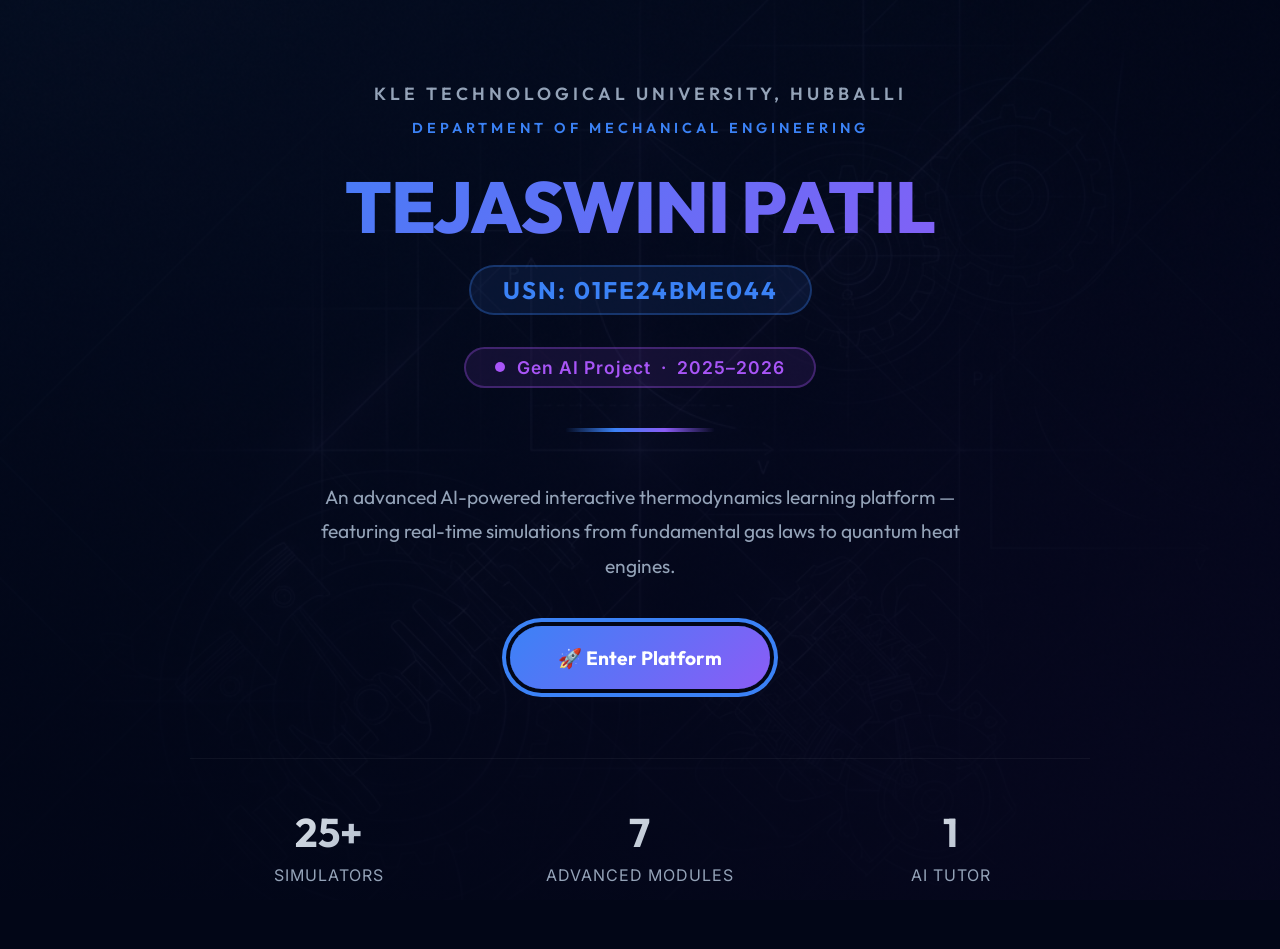
<file: thermo-visualizer/index.html>
<!DOCTYPE html>
<html lang="en">
<head>
    <meta charset="UTF-8">
    <meta name="viewport" content="width=device-width, initial-scale=1.0">
    <title>ThermoViz | KLE Technological University</title>
    <link rel="manifest" href="manifest.json">
    <link href="https://fonts.googleapis.com/css2?family=Outfit:wght@400;600;800&family=Inter:wght@400;500&display=swap" rel="stylesheet">
    <style>
        :root {
            --primary: #3b82f6;
            --accent: #8b5cf6;
            --bg: #020617;
            --text: #f8fafc;
            --text-muted: #94a3b8;
        }

        body {
            margin: 0;
            padding: 0;
            font-family: 'Inter', sans-serif;
            background-color: var(--bg);
            color: var(--text);
            min-height: 100vh;
            display: flex;
            align-items: center;
            justify-content: center;
            overflow-y: auto;
        }

        /* Abstract Background */
        .bg-mesh {
            position: fixed;
            top: 0; left: 0; width: 100%; height: 100%;
            background: linear-gradient(rgba(2, 6, 23, 0.7), rgba(2, 6, 23, 0.9)), url('assets/images/wallpaper.jpg');
            background-size: cover;
            background-position: center;
            z-index: -1;
        }

        .container {
            max-width: 900px;
            width: 90%;
            padding: 4rem 2rem;
            text-align: center;
        }

        /* Logo styling */
        .logo-ring {
            width: 160px;
            height: 160px;
            border-radius: 50%;
            background: white;
            display: flex;
            align-items: center;
            justify-content: center;
            margin: 0 auto 2rem;
            box-shadow: 0 0 0 6px rgba(59,130,246,0.25), 0 0 40px rgba(59,130,246,0.3), 0 0 80px rgba(139,92,246,0.2);
            padding: 12px;
            animation: logoGlow 3s ease-in-out infinite alternate;
        }

        @keyframes logoGlow {
            from { box-shadow: 0 0 0 6px rgba(59,130,246,0.25), 0 0 40px rgba(59,130,246,0.3), 0 0 80px rgba(139,92,246,0.2); }
            to { box-shadow: 0 0 0 8px rgba(139,92,246,0.35), 0 0 60px rgba(139,92,246,0.4), 0 0 100px rgba(59,130,246,0.3); }
        }

        .logo-ring img {
            width: 100%;
            height: 100%;
            object-fit: contain;
            border-radius: 50%;
        }

        /* Typography */
        .university {
            font-family: 'Outfit', sans-serif;
            font-size: 1.1rem;
            font-weight: 600;
            letter-spacing: 4px;
            text-transform: uppercase;
            color: var(--text-muted);
            margin-bottom: 1rem;
        }

        .name {
            font-family: 'Outfit', sans-serif;
            font-size: clamp(3rem, 6vw, 4.5rem);
            font-weight: 800;
            background: linear-gradient(135deg, #3b82f6 0%, #8b5cf6 50%, #06b6d4 100%);
            -webkit-background-clip: text;
            -webkit-text-fill-color: transparent;
            background-clip: text;
            margin: 0 0 0.8rem;
            letter-spacing: -1px;
            animation: shimmer 5s ease-in-out infinite;
            background-size: 200%;
        }

        @keyframes shimmer {
            0%, 100% { background-position: 0% }
            50% { background-position: 100% }
        }

        .usn {
            display: inline-block;
            font-family: 'Outfit', sans-serif;
            font-size: 1.5rem;
            font-weight: 700;
            color: var(--primary);
            background: rgba(59,130,246,0.1);
            border: 2px solid rgba(59,130,246,0.3);
            border-radius: 50px;
            padding: 0.5rem 2rem;
            margin-bottom: 2rem;
            letter-spacing: 2px;
        }

        /* Tags and descriptions */
        .project-tag {
            display: inline-flex;
            align-items: center;
            gap: 0.8rem;
            font-size: 1.1rem;
            font-weight: 600;
            color: #a855f7;
            background: rgba(168,85,247,0.1);
            border: 2px solid rgba(168,85,247,0.3);
            border-radius: 50px;
            padding: 0.5rem 1.8rem;
            margin-bottom: 2.5rem;
            letter-spacing: 1px;
        }

        .dot {
            width: 10px;
            height: 10px;
            border-radius: 50%;
            background: #a855f7;
            animation: blink 1.4s ease-in-out infinite;
        }

        @keyframes blink { 
            0%, 100% { opacity: 1; } 
            50% { opacity: 0.2; } 
        }

        .divider {
            width: 150px;
            height: 4px;
            background: linear-gradient(90deg, transparent, var(--primary), var(--accent), transparent);
            margin: 0 auto 3rem;
            border-radius: 2px;
        }

        .description {
            font-family: 'Outfit', sans-serif;
            font-size: 1.2rem;
            color: var(--text-muted);
            max-width: 650px;
            margin: 0 auto 3rem;
            line-height: 1.8;
        }

        /* Buttons & Accessibility */
        .cta-container {
            display: flex;
            justify-content: center;
            gap: 1.5rem;
            flex-wrap: wrap;
        }

        .btn {
            display: inline-flex;
            align-items: center;
            justify-content: center;
            padding: 1.2rem 3rem;
            font-family: 'Outfit', sans-serif;
            font-size: 1.2rem;
            font-weight: 700;
            text-decoration: none;
            border-radius: 50px;
            transition: all 0.3s ease;
            outline: none;
            border: none;
            cursor: pointer;
        }

        .btn-enter {
            background: linear-gradient(135deg, #3b82f6, #8b5cf6);
            color: white;
            box-shadow: 0 4px 20px rgba(59,130,246,0.4);
        }

        .btn-enter:hover, .btn-enter:focus {
            transform: translateY(-5px);
            box-shadow: 0 10px 30px rgba(139,92,246,0.5);
        }

        /* Focus rings for keyboard navigation */
        .btn:focus-visible, a:focus-visible {
            box-shadow: 0 0 0 4px var(--bg), 0 0 0 8px var(--primary);
        }
        
        /* Stats row below */
        .stats-grid {
            display: grid;
            grid-template-columns: repeat(auto-fit, minmax(200px, 1fr));
            gap: 2rem;
            margin-top: 4rem;
            padding-top: 3rem;
            border-top: 1px solid rgba(255,255,255,0.05);
        }
        
        .stat-item h3 {
            font-family: 'Outfit', sans-serif;
            font-size: 2.5rem;
            margin: 0 0 0.5rem;
            background: linear-gradient(135deg, #f8fafc, #94a3b8);
            -webkit-background-clip: text;
            background-clip: text;
            -webkit-text-fill-color: transparent;
        }
        
        .stat-item p {
            color: var(--text-muted);
            margin: 0;
            font-size: 1rem;
            text-transform: uppercase;
            letter-spacing: 1px;
        }
    </style>
</head>
<body>
    <div class="bg-mesh"></div>
    
    <main class="container">
        <!-- Logo removed -->
        
        <!-- University & Department -->
        <p class="university" style="margin-bottom: 0.5rem;">KLE Technological University, Hubballi</p>
        <p class="university" style="font-size: 0.9rem; color: var(--primary); margin-bottom: 1.5rem;">Department of Mechanical Engineering</p>
        
        <!-- Name -->
        <h1 class="name">TEJASWINI PATIL</h1>
        
        <!-- USN -->
        <div class="usn">USN: 01FE24BME044</div>
        <br>
        
        <!-- Project tag -->
        <div class="project-tag">
            <span class="dot"></span>
            Gen AI Project &nbsp;&middot;&nbsp; 2025&ndash;2026
        </div>
        
        <div class="divider"></div>
        
        <!-- App title -->
        <p class="description">
            An advanced AI-powered interactive thermodynamics learning platform &mdash; featuring real-time simulations from fundamental gas laws to quantum heat engines.
        </p>
        
        <!-- CTA button with keyboard accessibility -->
        <div class="cta-container">
            <a href="app.html" class="btn btn-enter" id="enter-btn" aria-label="Enter the ThermoViz Platform">
                🚀 Enter Platform
            </a>
        </div>
        
        <!-- Stats -->
        <div class="stats-grid">
            <div class="stat-item">
                <h3>25+</h3>
                <p>Simulators</p>
            </div>
            <div class="stat-item">
                <h3>7</h3>
                <p>Advanced Modules</p>
            </div>
            <div class="stat-item">
                <h3>1</h3>
                <p>AI Tutor</p>
            </div>
        </div>
    </main>

    <script>
        // Ensure keyboard focus works immediately
        document.addEventListener('DOMContentLoaded', () => {
            const btn = document.getElementById('enter-btn');
            if(btn) btn.focus();
        });
    </script>
</body>
</html>
</file>
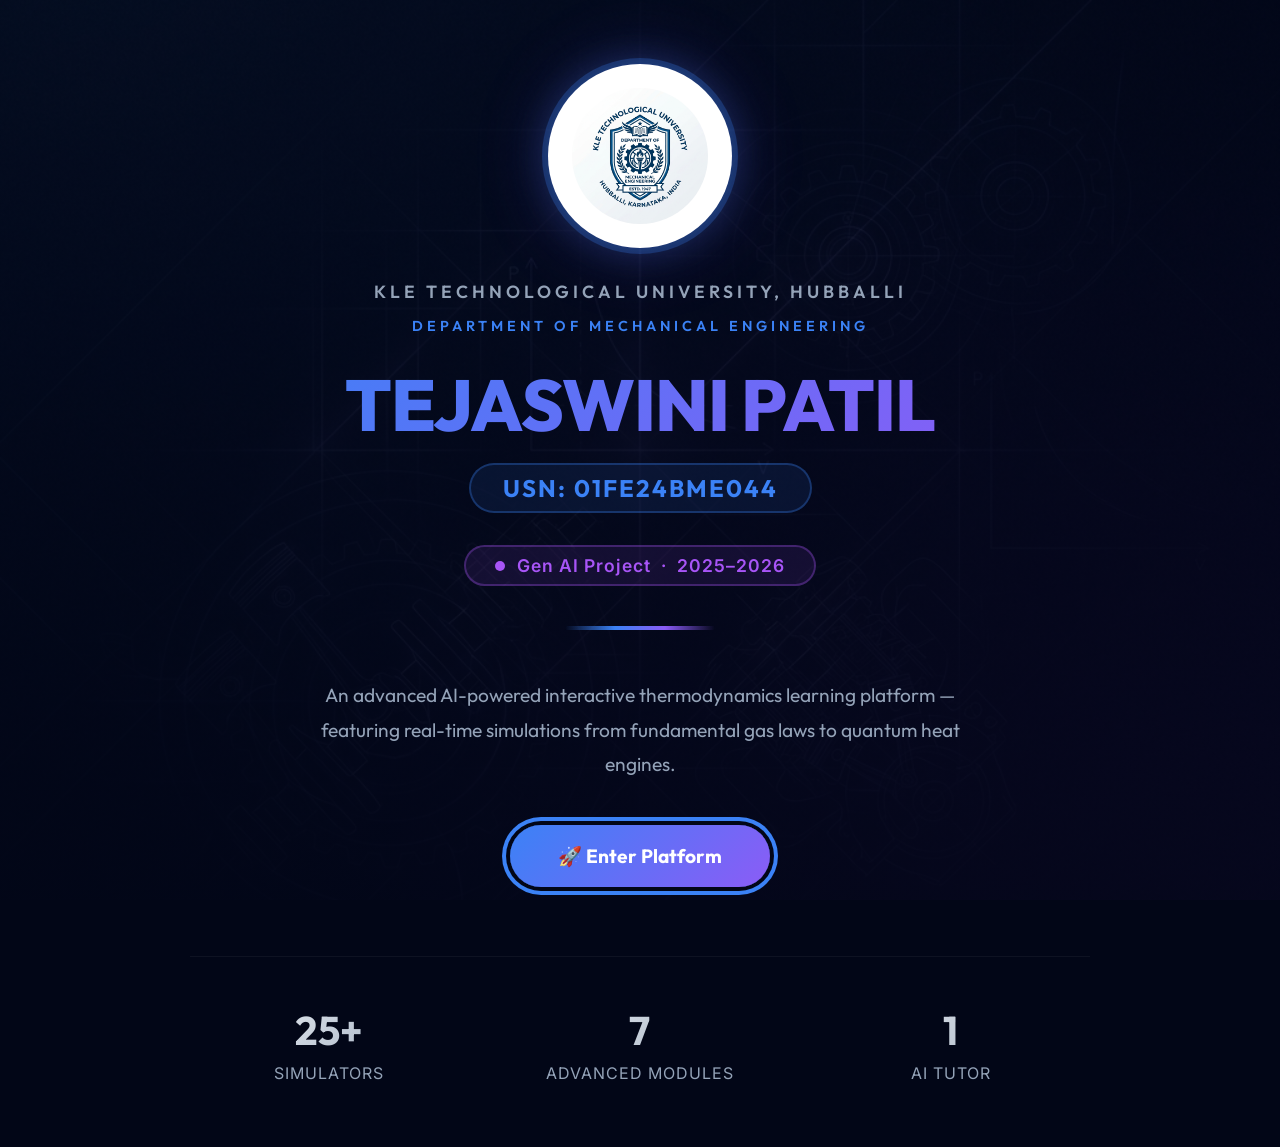
<file: thermo-visualizer/welcome.html>
<!DOCTYPE html>
<html lang="en">
<head>
    <meta charset="UTF-8">
    <meta name="viewport" content="width=device-width, initial-scale=1.0">
    <title>ThermoViz | KLE Technological University</title>
    <link rel="manifest" href="manifest.json">
    <link href="https://fonts.googleapis.com/css2?family=Outfit:wght@400;600;800&family=Inter:wght@400;500&display=swap" rel="stylesheet">
    <style>
        :root {
            --primary: #3b82f6;
            --accent: #8b5cf6;
            --bg: #020617;
            --text: #f8fafc;
            --text-muted: #94a3b8;
        }

        body {
            margin: 0;
            padding: 0;
            font-family: 'Inter', sans-serif;
            background-color: var(--bg);
            color: var(--text);
            min-height: 100vh;
            display: flex;
            align-items: center;
            justify-content: center;
            overflow-y: auto;
        }

        /* Abstract Background */
        .bg-mesh {
            position: fixed;
            top: 0; left: 0; width: 100%; height: 100%;
            background: linear-gradient(rgba(2, 6, 23, 0.7), rgba(2, 6, 23, 0.9)), url('assets/images/wallpaper.jpg');
            background-size: cover;
            background-position: center;
            z-index: -1;
        }

        .container {
            max-width: 900px;
            width: 90%;
            padding: 4rem 2rem;
            text-align: center;
        }

        /* Logo styling */
        .logo-ring {
            width: 160px;
            height: 160px;
            border-radius: 50%;
            background: white;
            display: flex;
            align-items: center;
            justify-content: center;
            margin: 0 auto 2rem;
            box-shadow: 0 0 0 6px rgba(59,130,246,0.25), 0 0 40px rgba(59,130,246,0.3), 0 0 80px rgba(139,92,246,0.2);
            padding: 12px;
            animation: logoGlow 3s ease-in-out infinite alternate;
        }

        @keyframes logoGlow {
            from { box-shadow: 0 0 0 6px rgba(59,130,246,0.25), 0 0 40px rgba(59,130,246,0.3), 0 0 80px rgba(139,92,246,0.2); }
            to { box-shadow: 0 0 0 8px rgba(139,92,246,0.35), 0 0 60px rgba(139,92,246,0.4), 0 0 100px rgba(59,130,246,0.3); }
        }

        .logo-ring img {
            width: 100%;
            height: 100%;
            object-fit: contain;
            border-radius: 50%;
        }

        /* Typography */
        .university {
            font-family: 'Outfit', sans-serif;
            font-size: 1.1rem;
            font-weight: 600;
            letter-spacing: 4px;
            text-transform: uppercase;
            color: var(--text-muted);
            margin-bottom: 1rem;
        }

        .name {
            font-family: 'Outfit', sans-serif;
            font-size: clamp(3rem, 6vw, 4.5rem);
            font-weight: 800;
            background: linear-gradient(135deg, #3b82f6 0%, #8b5cf6 50%, #06b6d4 100%);
            -webkit-background-clip: text;
            -webkit-text-fill-color: transparent;
            background-clip: text;
            margin: 0 0 0.8rem;
            letter-spacing: -1px;
            animation: shimmer 5s ease-in-out infinite;
            background-size: 200%;
        }

        @keyframes shimmer {
            0%, 100% { background-position: 0% }
            50% { background-position: 100% }
        }

        .usn {
            display: inline-block;
            font-family: 'Outfit', sans-serif;
            font-size: 1.5rem;
            font-weight: 700;
            color: var(--primary);
            background: rgba(59,130,246,0.1);
            border: 2px solid rgba(59,130,246,0.3);
            border-radius: 50px;
            padding: 0.5rem 2rem;
            margin-bottom: 2rem;
            letter-spacing: 2px;
        }

        /* Tags and descriptions */
        .project-tag {
            display: inline-flex;
            align-items: center;
            gap: 0.8rem;
            font-size: 1.1rem;
            font-weight: 600;
            color: #a855f7;
            background: rgba(168,85,247,0.1);
            border: 2px solid rgba(168,85,247,0.3);
            border-radius: 50px;
            padding: 0.5rem 1.8rem;
            margin-bottom: 2.5rem;
            letter-spacing: 1px;
        }

        .dot {
            width: 10px;
            height: 10px;
            border-radius: 50%;
            background: #a855f7;
            animation: blink 1.4s ease-in-out infinite;
        }

        @keyframes blink { 
            0%, 100% { opacity: 1; } 
            50% { opacity: 0.2; } 
        }

        .divider {
            width: 150px;
            height: 4px;
            background: linear-gradient(90deg, transparent, var(--primary), var(--accent), transparent);
            margin: 0 auto 3rem;
            border-radius: 2px;
        }

        .description {
            font-family: 'Outfit', sans-serif;
            font-size: 1.2rem;
            color: var(--text-muted);
            max-width: 650px;
            margin: 0 auto 3rem;
            line-height: 1.8;
        }

        /* Buttons & Accessibility */
        .cta-container {
            display: flex;
            justify-content: center;
            gap: 1.5rem;
            flex-wrap: wrap;
        }

        .btn {
            display: inline-flex;
            align-items: center;
            justify-content: center;
            padding: 1.2rem 3rem;
            font-family: 'Outfit', sans-serif;
            font-size: 1.2rem;
            font-weight: 700;
            text-decoration: none;
            border-radius: 50px;
            transition: all 0.3s ease;
            outline: none;
            border: none;
            cursor: pointer;
        }

        .btn-enter {
            background: linear-gradient(135deg, #3b82f6, #8b5cf6);
            color: white;
            box-shadow: 0 4px 20px rgba(59,130,246,0.4);
        }

        .btn-enter:hover, .btn-enter:focus {
            transform: translateY(-5px);
            box-shadow: 0 10px 30px rgba(139,92,246,0.5);
        }

        /* Focus rings for keyboard navigation */
        .btn:focus-visible, a:focus-visible {
            box-shadow: 0 0 0 4px var(--bg), 0 0 0 8px var(--primary);
        }
        
        /* Stats row below */
        .stats-grid {
            display: grid;
            grid-template-columns: repeat(auto-fit, minmax(200px, 1fr));
            gap: 2rem;
            margin-top: 4rem;
            padding-top: 3rem;
            border-top: 1px solid rgba(255,255,255,0.05);
        }
        
        .stat-item h3 {
            font-family: 'Outfit', sans-serif;
            font-size: 2.5rem;
            margin: 0 0 0.5rem;
            background: linear-gradient(135deg, #f8fafc, #94a3b8);
            -webkit-background-clip: text;
            background-clip: text;
            -webkit-text-fill-color: transparent;
        }
        
        .stat-item p {
            color: var(--text-muted);
            margin: 0;
            font-size: 1rem;
            text-transform: uppercase;
            letter-spacing: 1px;
        }
    </style>
</head>
<body>
    <div class="bg-mesh"></div>
    
    <main class="container">
        <!-- Logo -->
        <div class="logo-ring">
            <img src="https://www.kletech.ac.in/images/logo.png" alt="KLE Technological University Logo"
                 style="width:136px; height:136px; object-fit:contain; border-radius:50%;"
                 onerror="this.onerror=null;this.src='assets/images/logo.png'">
        </div>
        
        <!-- University & Department -->
        <p class="university" style="margin-bottom: 0.5rem;">KLE Technological University, Hubballi</p>
        <p class="university" style="font-size: 0.9rem; color: var(--primary); margin-bottom: 1.5rem;">Department of Mechanical Engineering</p>
        
        <!-- Name -->
        <h1 class="name">TEJASWINI PATIL</h1>
        
        <!-- USN -->
        <div class="usn">USN: 01FE24BME044</div>
        <br>
        
        <!-- Project tag -->
        <div class="project-tag">
            <span class="dot"></span>
            Gen AI Project &nbsp;&middot;&nbsp; 2025&ndash;2026
        </div>
        
        <div class="divider"></div>
        
        <!-- App title -->
        <p class="description">
            An advanced AI-powered interactive thermodynamics learning platform &mdash; featuring real-time simulations from fundamental gas laws to quantum heat engines.
        </p>
        
        <!-- CTA button with keyboard accessibility -->
        <div class="cta-container">
            <a href="app.html" class="btn btn-enter" id="enter-btn" aria-label="Enter the ThermoViz Platform">
                🚀 Enter Platform
            </a>
        </div>
        
        <!-- Stats -->
        <div class="stats-grid">
            <div class="stat-item">
                <h3>25+</h3>
                <p>Simulators</p>
            </div>
            <div class="stat-item">
                <h3>7</h3>
                <p>Advanced Modules</p>
            </div>
            <div class="stat-item">
                <h3>1</h3>
                <p>AI Tutor</p>
            </div>
        </div>
    </main>

    <script>
        // Ensure keyboard focus works immediately
        document.addEventListener('DOMContentLoaded', () => {
            const btn = document.getElementById('enter-btn');
            if(btn) btn.focus();
        });
    </script>
</body>
</html>
</file>
